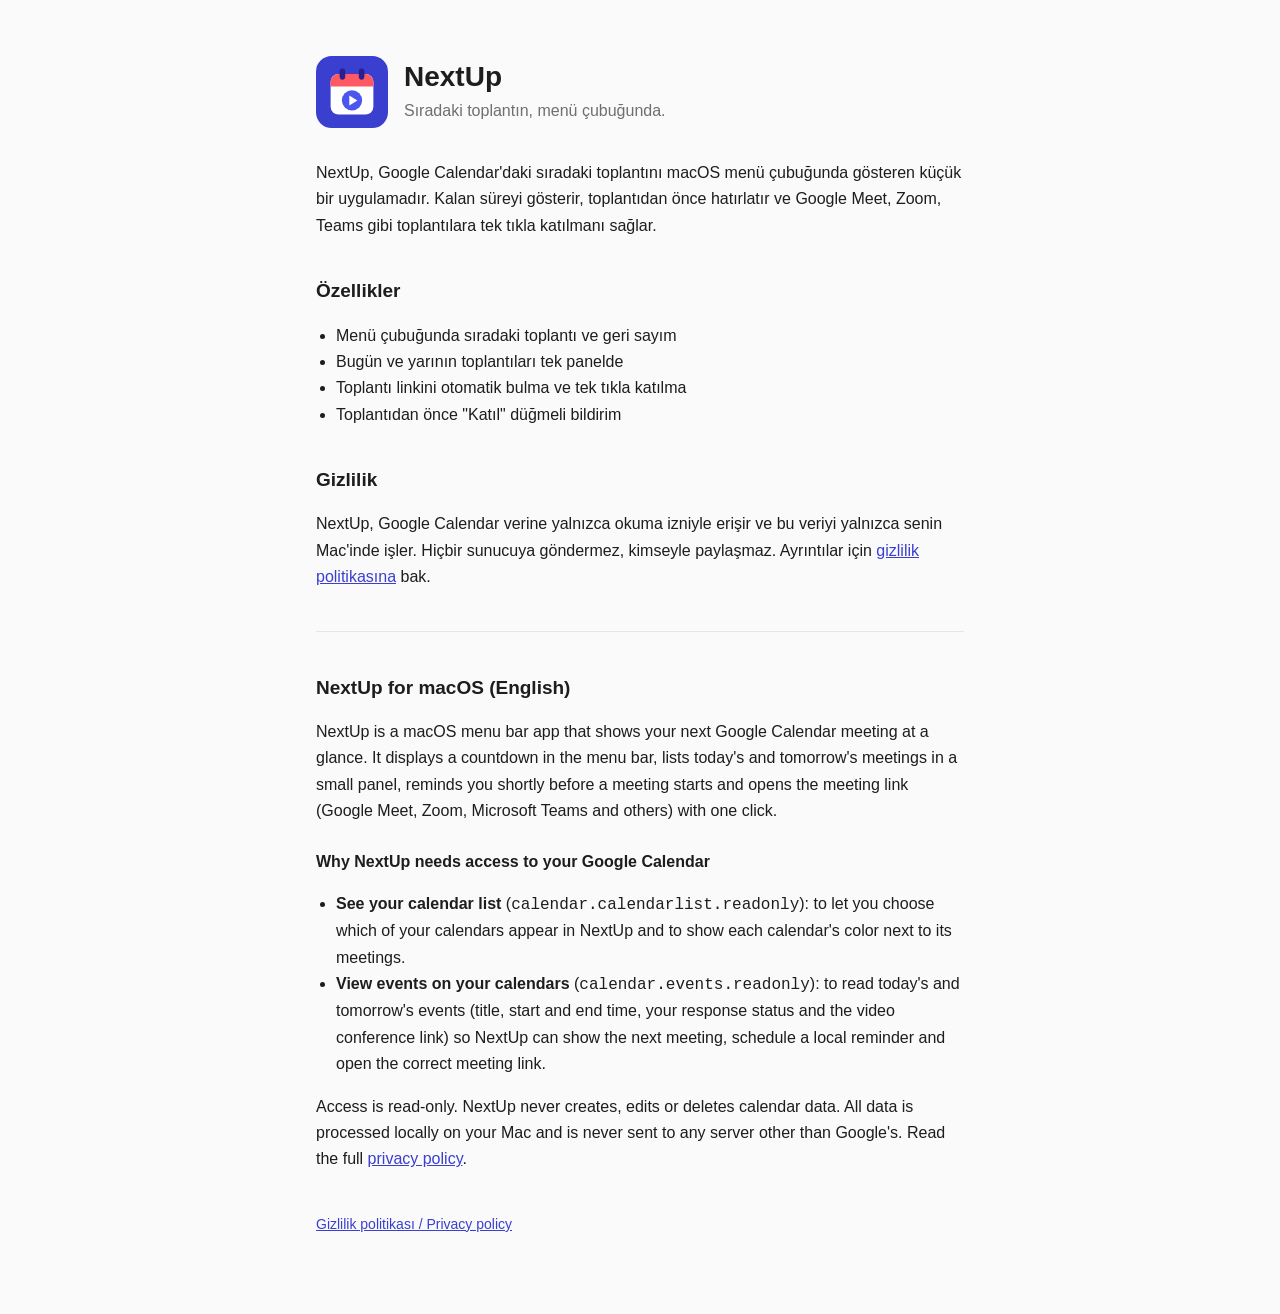
<file: index.html>
<!doctype html>
<html lang="tr">
<head>
<meta charset="utf-8">
<meta name="viewport" content="width=device-width, initial-scale=1">
<title>NextUp</title>
<meta name="description" content="Sıradaki Google Calendar toplantını macOS menü çubuğunda gösteren uygulama.">
<link rel="icon" href="icon.svg">
<link rel="stylesheet" href="style.css">
</head>
<body>
<main>
<header>
  <img src="icon.svg" alt="">
  <div>
    <h1>NextUp</h1>
    <p class="muted" style="margin:4px 0 0">Sıradaki toplantın, menü çubuğunda.</p>
  </div>
</header>

<p>NextUp, Google Calendar'daki sıradaki toplantını macOS menü çubuğunda gösteren küçük bir uygulamadır.
Kalan süreyi gösterir, toplantıdan önce hatırlatır ve Google Meet, Zoom, Teams gibi toplantılara tek tıkla katılmanı sağlar.</p>

<h2>Özellikler</h2>
<ul>
  <li>Menü çubuğunda sıradaki toplantı ve geri sayım</li>
  <li>Bugün ve yarının toplantıları tek panelde</li>
  <li>Toplantı linkini otomatik bulma ve tek tıkla katılma</li>
  <li>Toplantıdan önce "Katıl" düğmeli bildirim</li>
</ul>

<h2>Gizlilik</h2>
<p>NextUp, Google Calendar verine yalnızca okuma izniyle erişir ve bu veriyi yalnızca senin Mac'inde işler.
Hiçbir sunucuya göndermez, kimseyle paylaşmaz. Ayrıntılar için <a href="privacy.html">gizlilik politikasına</a> bak.</p>

<hr>

<section id="en" lang="en">
<h2>NextUp for macOS (English)</h2>
<p>NextUp is a macOS menu bar app that shows your next Google Calendar meeting at a glance. It displays a countdown in the
menu bar, lists today's and tomorrow's meetings in a small panel, reminds you shortly before a meeting starts and opens
the meeting link (Google Meet, Zoom, Microsoft Teams and others) with one click.</p>

<h3>Why NextUp needs access to your Google Calendar</h3>
<ul>
  <li><strong>See your calendar list</strong> (<code>calendar.calendarlist.readonly</code>): to let you choose which of your
  calendars appear in NextUp and to show each calendar's color next to its meetings.</li>
  <li><strong>View events on your calendars</strong> (<code>calendar.events.readonly</code>): to read today's and tomorrow's
  events (title, start and end time, your response status and the video conference link) so NextUp can show the next
  meeting, schedule a local reminder and open the correct meeting link.</li>
</ul>
<p>Access is read-only. NextUp never creates, edits or deletes calendar data. All data is processed locally on your Mac and
is never sent to any server other than Google's. Read the full <a href="privacy.html#en">privacy policy</a>.</p>
</section>

<nav><a href="privacy.html">Gizlilik politikası / Privacy policy</a></nav>
</main>
</body>
</html>
</file>
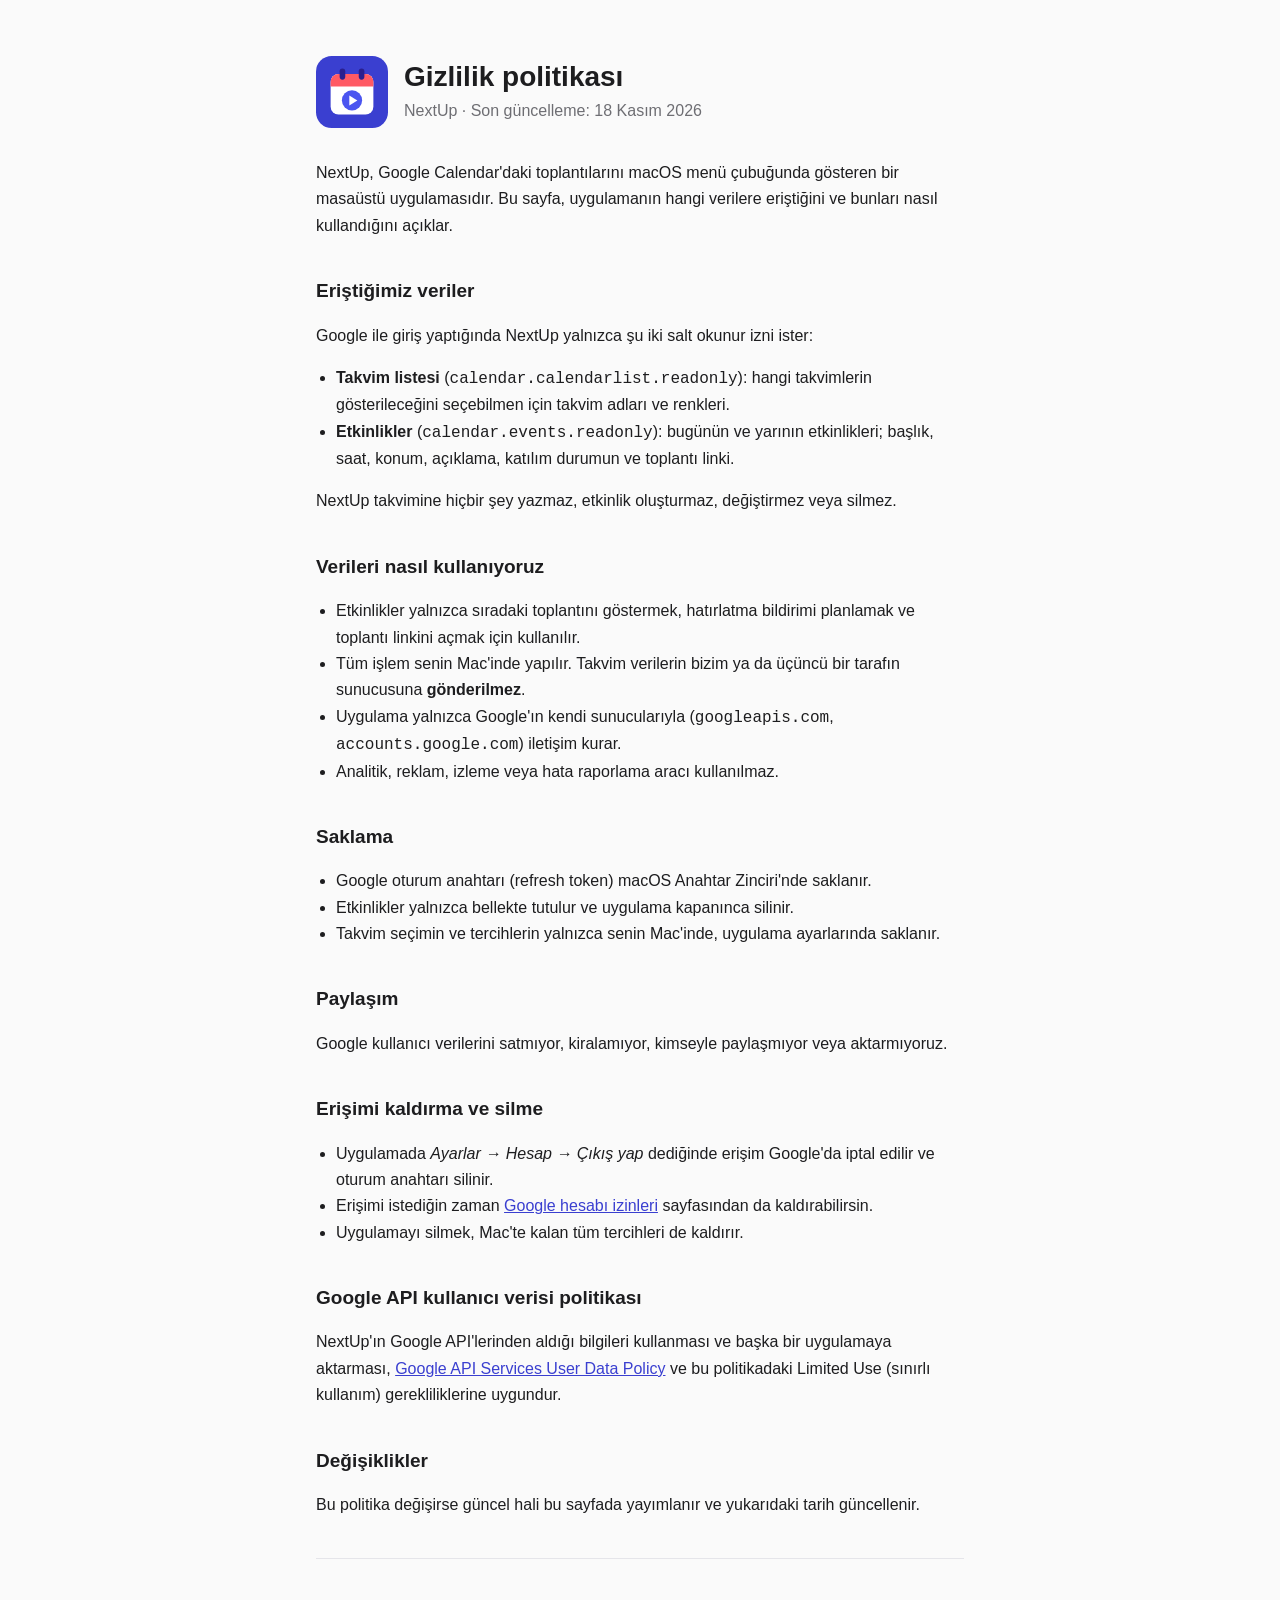
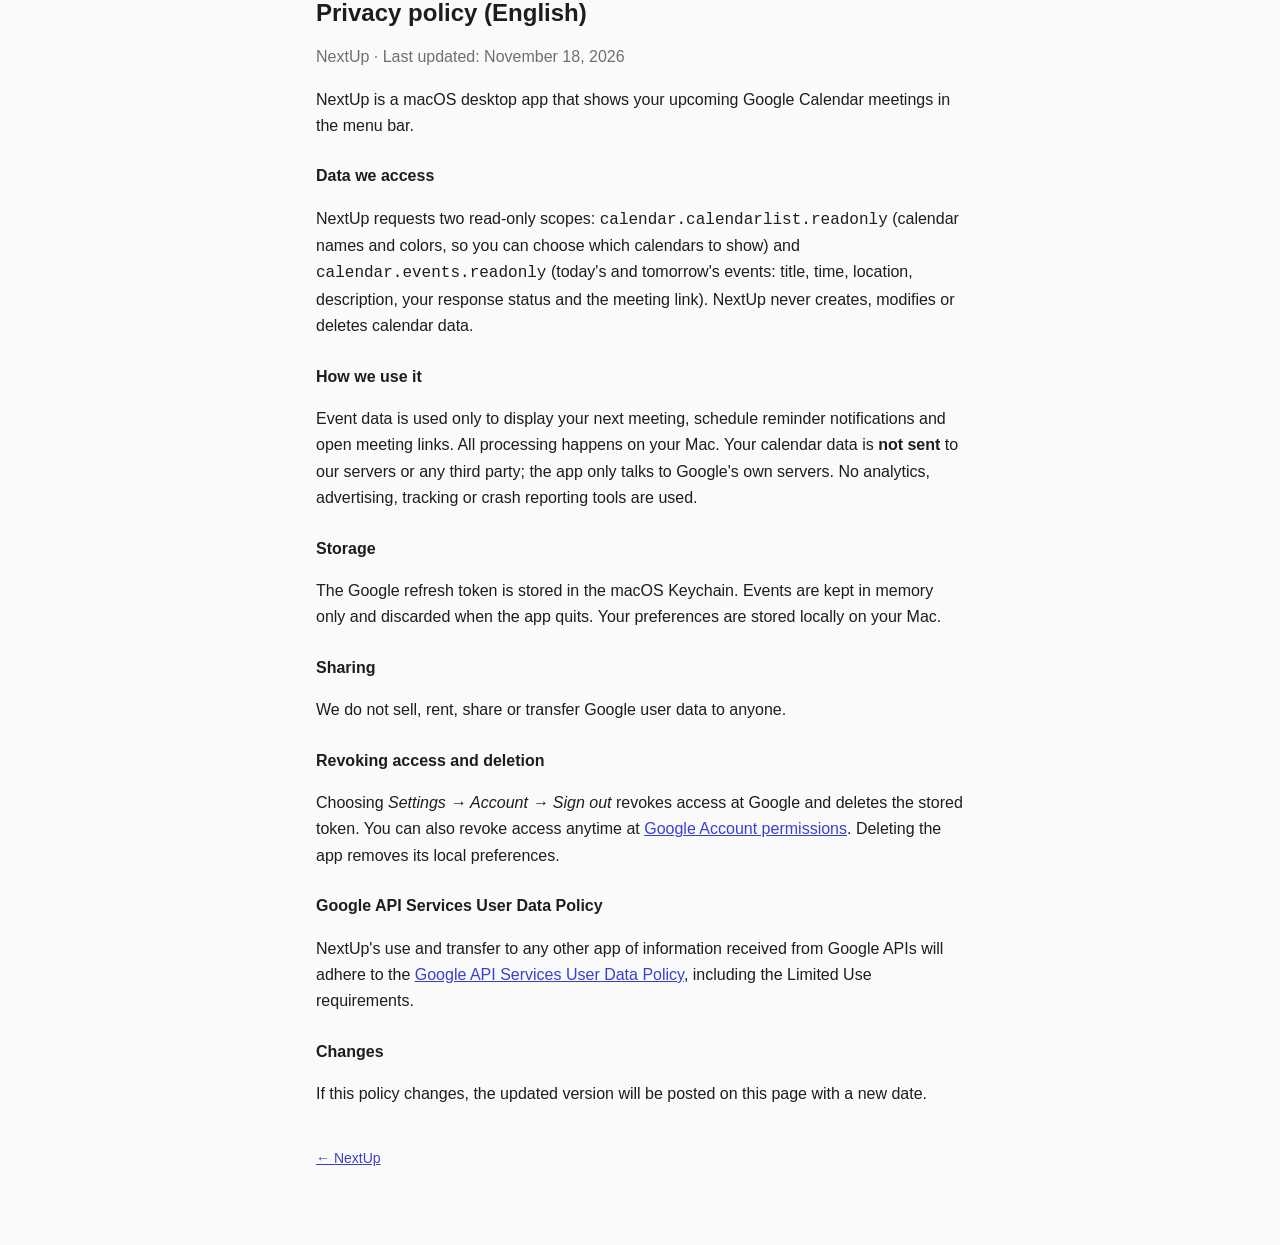
<file: privacy.html>
<!doctype html>
<html lang="tr">
<head>
<meta charset="utf-8">
<meta name="viewport" content="width=device-width, initial-scale=1">
<title>NextUp gizlilik politikası</title>
<link rel="icon" href="icon.svg">
<link rel="stylesheet" href="style.css">
</head>
<body>
<main>
<header>
  <img src="icon.svg" alt="">
  <div>
    <h1>Gizlilik politikası</h1>
    <p class="muted" style="margin:4px 0 0">NextUp · Son güncelleme: 18 Kasım 2026</p>
  </div>
</header>

<p>NextUp, Google Calendar'daki toplantılarını macOS menü çubuğunda gösteren bir masaüstü uygulamasıdır.
Bu sayfa, uygulamanın hangi verilere eriştiğini ve bunları nasıl kullandığını açıklar.</p>

<h2>Eriştiğimiz veriler</h2>
<p>Google ile giriş yaptığında NextUp yalnızca şu iki salt okunur izni ister:</p>
<ul>
  <li><strong>Takvim listesi</strong> (<code>calendar.calendarlist.readonly</code>): hangi takvimlerin gösterileceğini seçebilmen için takvim adları ve renkleri.</li>
  <li><strong>Etkinlikler</strong> (<code>calendar.events.readonly</code>): bugünün ve yarının etkinlikleri; başlık, saat, konum, açıklama, katılım durumun ve toplantı linki.</li>
</ul>
<p>NextUp takvimine hiçbir şey yazmaz, etkinlik oluşturmaz, değiştirmez veya silmez.</p>

<h2>Verileri nasıl kullanıyoruz</h2>
<ul>
  <li>Etkinlikler yalnızca sıradaki toplantını göstermek, hatırlatma bildirimi planlamak ve toplantı linkini açmak için kullanılır.</li>
  <li>Tüm işlem senin Mac'inde yapılır. Takvim verilerin bizim ya da üçüncü bir tarafın sunucusuna <strong>gönderilmez</strong>.</li>
  <li>Uygulama yalnızca Google'ın kendi sunucularıyla (<code>googleapis.com</code>, <code>accounts.google.com</code>) iletişim kurar.</li>
  <li>Analitik, reklam, izleme veya hata raporlama aracı kullanılmaz.</li>
</ul>

<h2>Saklama</h2>
<ul>
  <li>Google oturum anahtarı (refresh token) macOS Anahtar Zinciri'nde saklanır.</li>
  <li>Etkinlikler yalnızca bellekte tutulur ve uygulama kapanınca silinir.</li>
  <li>Takvim seçimin ve tercihlerin yalnızca senin Mac'inde, uygulama ayarlarında saklanır.</li>
</ul>

<h2>Paylaşım</h2>
<p>Google kullanıcı verilerini satmıyor, kiralamıyor, kimseyle paylaşmıyor veya aktarmıyoruz.</p>

<h2>Erişimi kaldırma ve silme</h2>
<ul>
  <li>Uygulamada <em>Ayarlar → Hesap → Çıkış yap</em> dediğinde erişim Google'da iptal edilir ve oturum anahtarı silinir.</li>
  <li>Erişimi istediğin zaman <a href="https://myaccount.google.com/permissions">Google hesabı izinleri</a> sayfasından da kaldırabilirsin.</li>
  <li>Uygulamayı silmek, Mac'te kalan tüm tercihleri de kaldırır.</li>
</ul>

<h2>Google API kullanıcı verisi politikası</h2>
<p>NextUp'ın Google API'lerinden aldığı bilgileri kullanması ve başka bir uygulamaya aktarması,
<a href="https://developers.google.com/terms/api-services-user-data-policy">Google API Services User Data Policy</a>
ve bu politikadaki Limited Use (sınırlı kullanım) gerekliliklerine uygundur.</p>

<h2>Değişiklikler</h2>
<p>Bu politika değişirse güncel hali bu sayfada yayımlanır ve yukarıdaki tarih güncellenir.</p>

<hr>

<section id="en" lang="en">
<h1 style="font-size:24px">Privacy policy (English)</h1>
<p class="muted">NextUp · Last updated: November 18, 2026</p>

<p>NextUp is a macOS desktop app that shows your upcoming Google Calendar meetings in the menu bar.</p>

<h3>Data we access</h3>
<p>NextUp requests two read-only scopes: <code>calendar.calendarlist.readonly</code> (calendar names and colors, so you can choose
which calendars to show) and <code>calendar.events.readonly</code> (today's and tomorrow's events: title, time, location,
description, your response status and the meeting link). NextUp never creates, modifies or deletes calendar data.</p>

<h3>How we use it</h3>
<p>Event data is used only to display your next meeting, schedule reminder notifications and open meeting links.
All processing happens on your Mac. Your calendar data is <strong>not sent</strong> to our servers or any third party; the app only
talks to Google's own servers. No analytics, advertising, tracking or crash reporting tools are used.</p>

<h3>Storage</h3>
<p>The Google refresh token is stored in the macOS Keychain. Events are kept in memory only and discarded when the app quits.
Your preferences are stored locally on your Mac.</p>

<h3>Sharing</h3>
<p>We do not sell, rent, share or transfer Google user data to anyone.</p>

<h3>Revoking access and deletion</h3>
<p>Choosing <em>Settings → Account → Sign out</em> revokes access at Google and deletes the stored token. You can also revoke access
anytime at <a href="https://myaccount.google.com/permissions">Google Account permissions</a>. Deleting the app removes its local preferences.</p>

<h3>Google API Services User Data Policy</h3>
<p>NextUp's use and transfer to any other app of information received from Google APIs will adhere to the
<a href="https://developers.google.com/terms/api-services-user-data-policy">Google API Services User Data Policy</a>,
including the Limited Use requirements.</p>

<h3>Changes</h3>
<p>If this policy changes, the updated version will be posted on this page with a new date.</p>
</section>

<nav><a href="index.html">← NextUp</a></nav>
</main>
</body>
</html>
</file>
<file: style.css>
:root{--bg:#fafafa;--fg:#1d1d1f;--muted:#6e6e73;--line:#e5e5ea;--accent:#3a3fd0}
@media (prefers-color-scheme:dark){:root{--bg:#161618;--fg:#f5f5f7;--muted:#a1a1a6;--line:#2c2c2e;--accent:#8b93ff}}
*{box-sizing:border-box}
body{margin:0;background:var(--bg);color:var(--fg);font:16px/1.65 -apple-system,BlinkMacSystemFont,"Segoe UI",Roboto,sans-serif}
main{max-width:680px;margin:0 auto;padding:56px 16px 80px}
header{display:flex;align-items:center;gap:16px;margin-bottom:32px}
header img{width:72px;height:72px}
h1{font-size:28px;margin:0;line-height:1.2}
h2{font-size:19px;margin:36px 0 8px}
h3{font-size:16px;margin:24px 0 4px}
p,li{color:var(--fg)}
.muted{color:var(--muted)}
a{color:var(--accent)}
hr{border:0;border-top:1px solid var(--line);margin:40px 0}
ul{padding-left:20px}
nav{display:flex;gap:16px;font-size:14px;margin-top:40px}
</file>
